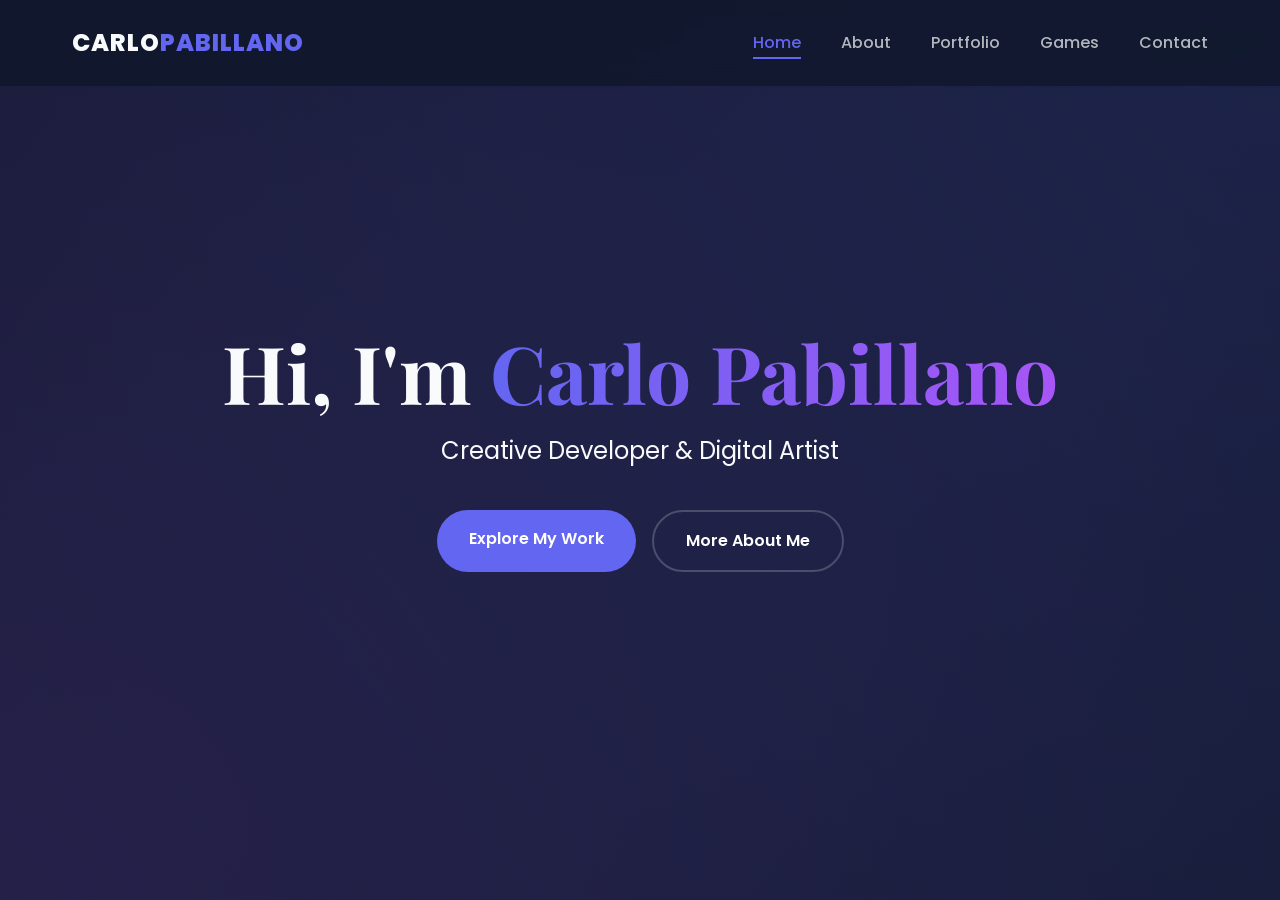
<file: index.html>
<!DOCTYPE html>
<html lang="en">
<head>
    <meta charset="UTF-8">
    <meta name="viewport" content="width=device-width, initial-scale=1.0">
    <title>Home | Carlo Pabillano</title>
    <link href="https://fonts.googleapis.com/css2?family=Poppins:wght@300;400;600;700&family=Playfair+Display:wght@700&display=swap" rel="stylesheet">
    <link rel="stylesheet" href="https://cdnjs.cloudflare.com/ajax/libs/font-awesome/6.0.0/css/all.min.css">
    <link rel="stylesheet" href="style.css">
</head>
<body class="home-page">
    <nav>
        <div class="container nav-container">
            <a href="index.html" class="logo">CARLO<span>PABILLANO</span></a>
            <ul class="nav-links">
                <li><a href="index.html" class="active">Home</a></li>
                <li><a href="about.html">About</a></li>
                <li><a href="portfolio.html">Portfolio</a></li>
                <li><a href="games.html">Games</a></li>
                <li><a href="contact.html">Contact</a></li>
            </ul>
            <div class="menu-toggle" id="mobile-menu">
                <i class="fas fa-bars"></i>
            </div>
        </div>
    </nav>

    <main class="hero-section">
        <div class="container hero-content">
            <h1 class="fade-in">Hi, I'm <span class="highlight">Carlo Pabillano</span></h1>
            <p class="fade-in-delay">Creative Developer & Digital Artist</p>
            <div class="hero-btns fade-in-delay">
                <a href="portfolio.html" class="btn primary-btn">Explore My Work</a>
                <a href="about.html" class="btn secondary-btn">More About Me</a>
            </div>
        </div>
    </main>

    <script src="script.js"></script>
</body>
</html>
</file>
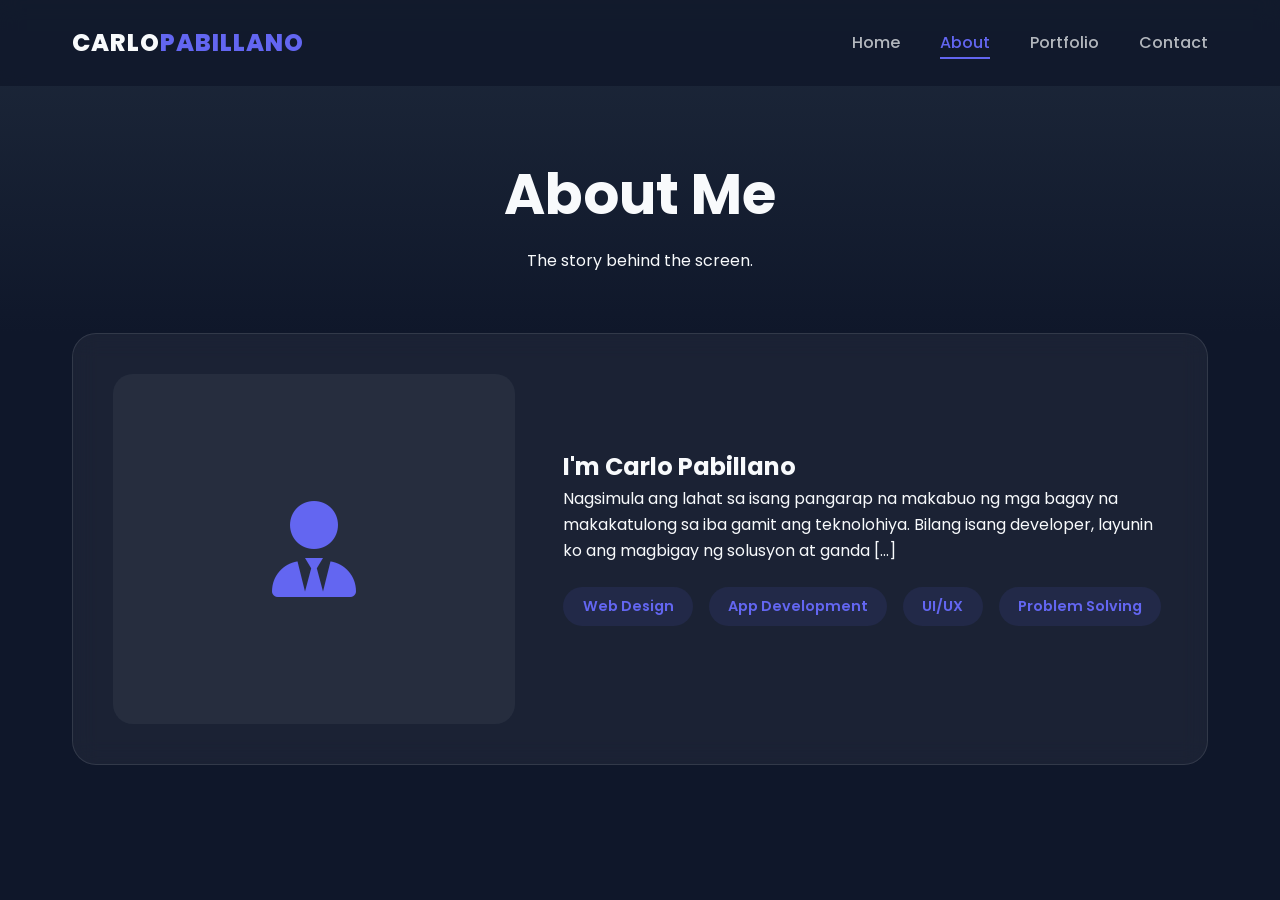
<file: about.html>
<!DOCTYPE html>
<html lang="en">
<head>
    <meta charset="UTF-8">
    <meta name="viewport" content="width=device-width, initial-scale=1.0">
    <title>About Me | Carlo Pabillano</title>
    <link href="https://fonts.googleapis.com/css2?family=Poppins:wght@300;400;600;700&display=swap" rel="stylesheet">
    <link rel="stylesheet" href="https://cdnjs.cloudflare.com/ajax/libs/font-awesome/6.0.0/css/all.min.css">
    <link rel="stylesheet" href="style.css">
</head>
<body>
    <nav>
        <div class="container nav-container">
            <a href="index.html" class="logo">CARLO<span>PABILLANO</span></a>
            <ul class="nav-links">
                <li><a href="index.html">Home</a></li>
                <li><a href="about.html" class="active">About</a></li>
                <li><a href="portfolio.html">Portfolio</a></li>
                <li><a href="contact.html">Contact</a></li>
            </ul>
            <div class="menu-toggle" id="mobile-menu">
                <i class="fas fa-bars"></i>
            </div>
        </div>
    </nav>

    <section class="page-header">
        <div class="container">
            <h1>About Me</h1>
            <p>The story behind the screen.</p>
        </div>
    </section>

    <section class="about-detail container">
        <div class="glass-card info-grid">
            <div class="info-img">
                <div class="placeholder-img"><i class="fas fa-user-tie"></i></div>
            </div>
            <div class="info-text">
                <h2>I'm Carlo Pabillano</h2>
                <p>Nagsimula ang lahat sa isang pangarap na makabuo ng mga bagay na makakatulong sa iba gamit ang teknolohiya. Bilang isang developer, layunin ko ang magbigay ng solusyon at ganda [...]
                <div class="skills-grid">
                    <div class="skill-tag">Web Design</div>
                    <div class="skill-tag">App Development</div>
                    <div class="skill-tag">UI/UX</div>
                    <div class="skill-tag">Problem Solving</div>
                </div>
            </div>
        </div>
    </section>

    <script src="script.js"></script>
</body>
</html>
</file>
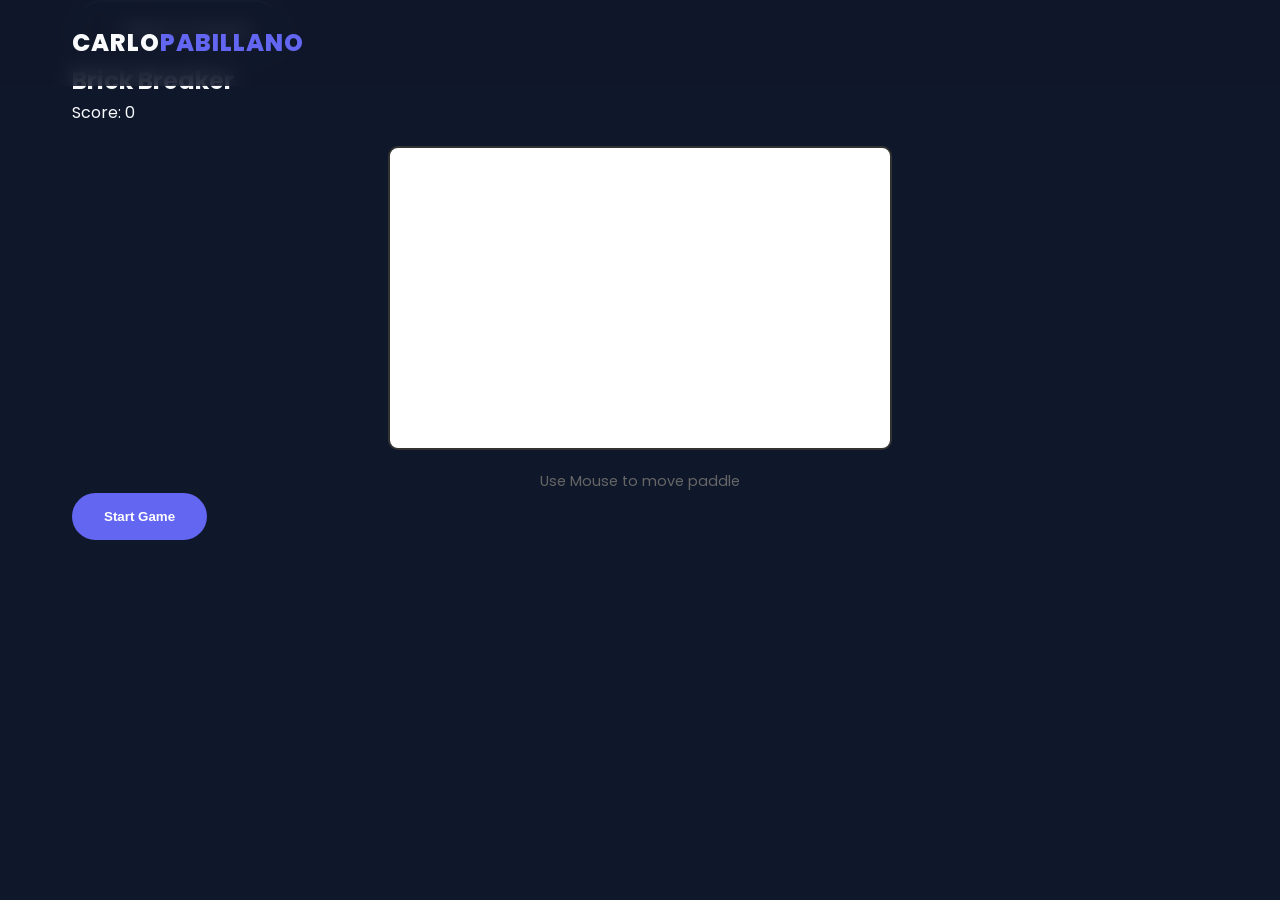
<file: breakout.html>
<!doctype html>
<html lang="en">
<head>
  <meta charset="utf-8">
  <meta name="viewport" content="width=device-width, initial-scale=1">
  <title>Breakout | Carlo Pabillano</title>
  <link href="https://fonts.googleapis.com/css2?family=Poppins:wght@300;400;600;700&display=swap" rel="stylesheet">
  <link rel="stylesheet" href="https://cdnjs.cloudflare.com/ajax/libs/font-awesome/6.0.0/css/all.min.css">
  <link rel="stylesheet" href="style.css">
  <link rel="stylesheet" href="games.css">
</head>
<body>
  <nav>
    <div class="container nav-container">
      <a href="index.html" class="logo">CARLO<span>PABILLANO</span></a>
    </div>
  </nav>

  <main class="container game-page">
    <a href="games.html" class="btn secondary-btn">← Back to Games</a>
    <div id="game-content"></div>
  </main>

  <script src="script.js"></script>
  <script>
    document.addEventListener('DOMContentLoaded', function() {
      if (typeof setupBreakoutGame === 'function') setupBreakoutGame();
    });
  </script>
</body>
</html>
</file>
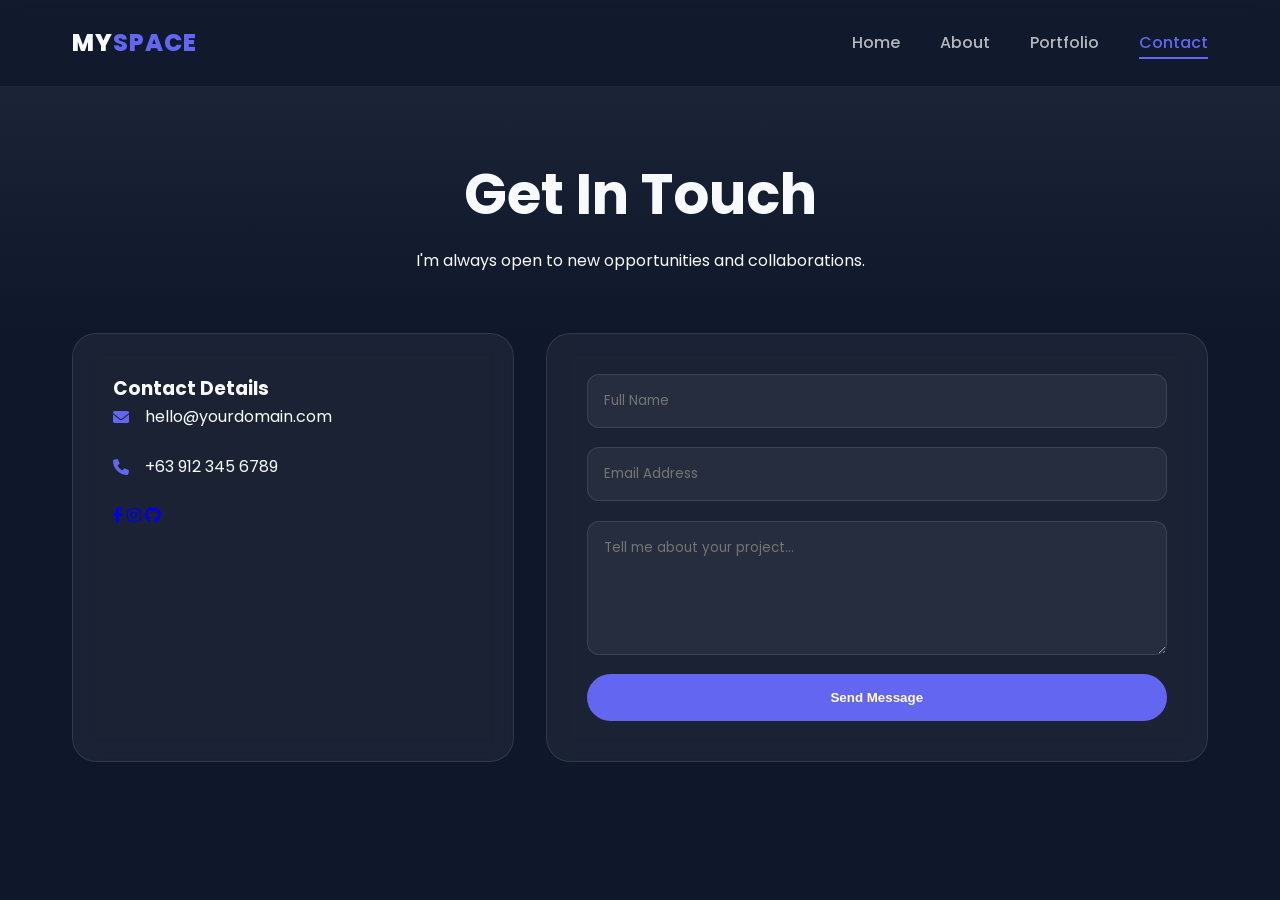
<file: contact.html>
<!DOCTYPE html>
<html lang="en">
<head>
    <meta charset="UTF-8">
    <meta name="viewport" content="width=device-width, initial-scale=1.0">
    <title>Contact | [Your Name]</title>
    <link href="https://fonts.googleapis.com/css2?family=Poppins:wght@300;400;600;700&display=swap" rel="stylesheet">
    <link rel="stylesheet" href="https://cdnjs.cloudflare.com/ajax/libs/font-awesome/6.0.0/css/all.min.css">
    <link rel="stylesheet" href="style.css">
</head>
<body>
    <nav>
        <div class="container nav-container">
            <a href="index.html" class="logo">MY<span>SPACE</span></a>
            <ul class="nav-links">
                <li><a href="index.html">Home</a></li>
                <li><a href="about.html">About</a></li>
                <li><a href="portfolio.html">Portfolio</a></li>
                <li><a href="contact.html" class="active">Contact</a></li>
            </ul>
            <div class="menu-toggle" id="mobile-menu">
                <i class="fas fa-bars"></i>
            </div>
        </div>
    </nav>

    <section class="page-header">
        <div class="container">
            <h1>Get In Touch</h1>
            <p>I'm always open to new opportunities and collaborations.</p>
        </div>
    </section>

    <section class="contact-section container">
        <div class="contact-grid">
            <div class="contact-info glass-card">
                <h3>Contact Details</h3>
                <div class="info-item">
                    <i class="fas fa-envelope"></i>
                    <p>hello@yourdomain.com</p>
                </div>
                <div class="info-item">
                    <i class="fas fa-phone"></i>
                    <p>+63 912 345 6789</p>
                </div>
                <div class="social-links">
                    <a href="#"><i class="fab fa-facebook-f"></i></a>
                    <a href="#"><i class="fab fa-instagram"></i></a>
                    <a href="#"><i class="fab fa-github"></i></a>
                </div>
            </div>
            <form class="contact-form glass-card">
                <input type="text" placeholder="Full Name" required>
                <input type="email" placeholder="Email Address" required>
                <textarea placeholder="Tell me about your project..." rows="5" required></textarea>
                <button type="submit" class="btn primary-btn">Send Message</button>
            </form>
        </div>
    </section>

    <script src="script.js"></script>
</body>
</html>
</file>
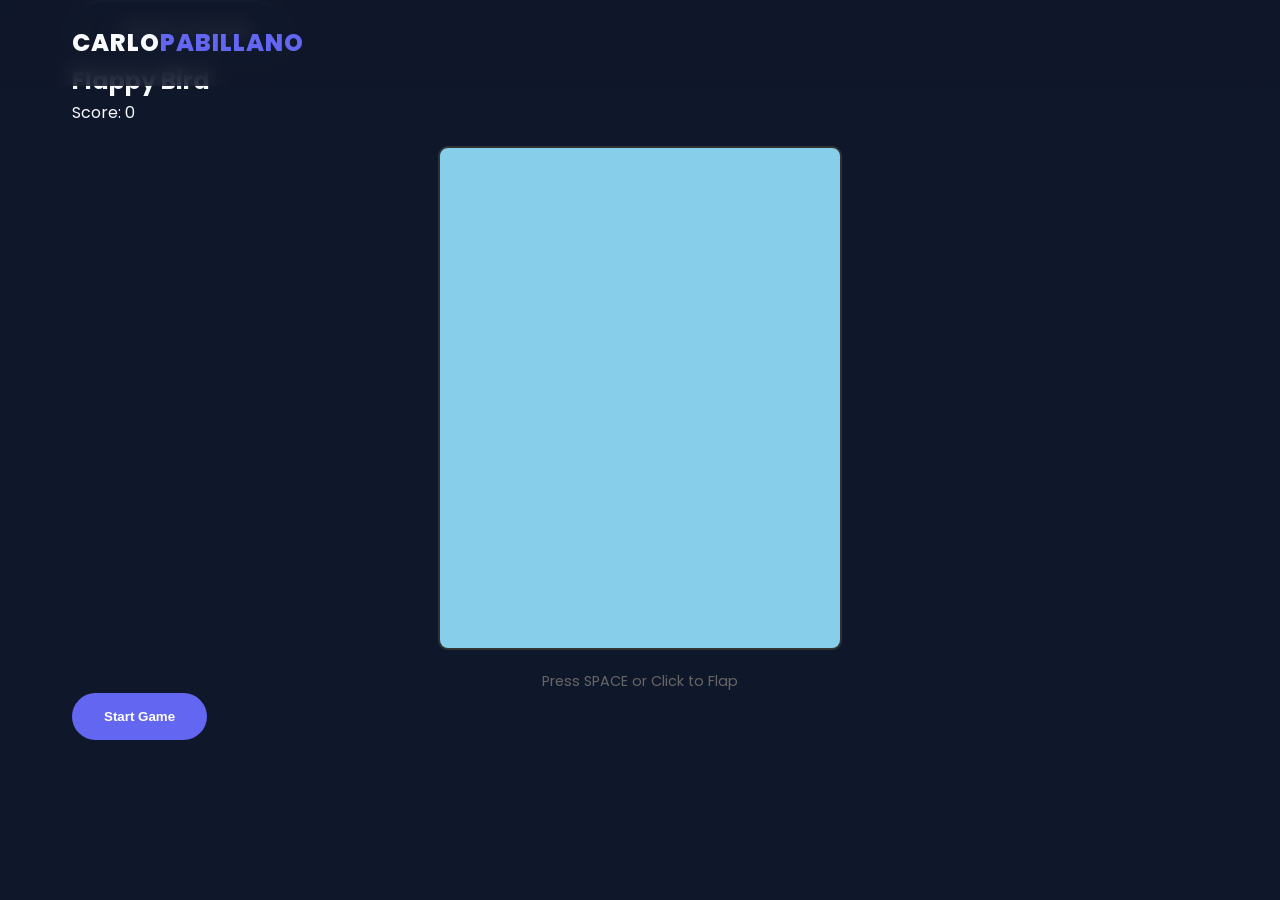
<file: flappy.html>
<!doctype html>
<html lang="en">
<head>
  <meta charset="utf-8">
  <meta name="viewport" content="width=device-width, initial-scale=1">
  <title>Flappy Bird | Carlo Pabillano</title>
  <link href="https://fonts.googleapis.com/css2?family=Poppins:wght@300;400;600;700&display=swap" rel="stylesheet">
  <link rel="stylesheet" href="https://cdnjs.cloudflare.com/ajax/libs/font-awesome/6.0.0/css/all.min.css">
  <link rel="stylesheet" href="style.css">
  <link rel="stylesheet" href="games.css">
</head>
<body>
  <nav>
    <div class="container nav-container">
      <a href="index.html" class="logo">CARLO<span>PABILLANO</span></a>
    </div>
  </nav>

  <main class="container game-page">
    <a href="games.html" class="btn secondary-btn">← Back to Games</a>
    <div id="game-content"></div>
  </main>

  <script src="script.js"></script>
  <script>
    document.addEventListener('DOMContentLoaded', function() {
      if (typeof setupFlappyBird === 'function') setupFlappyBird();
    });
  </script>
</body>
</html>
</file>
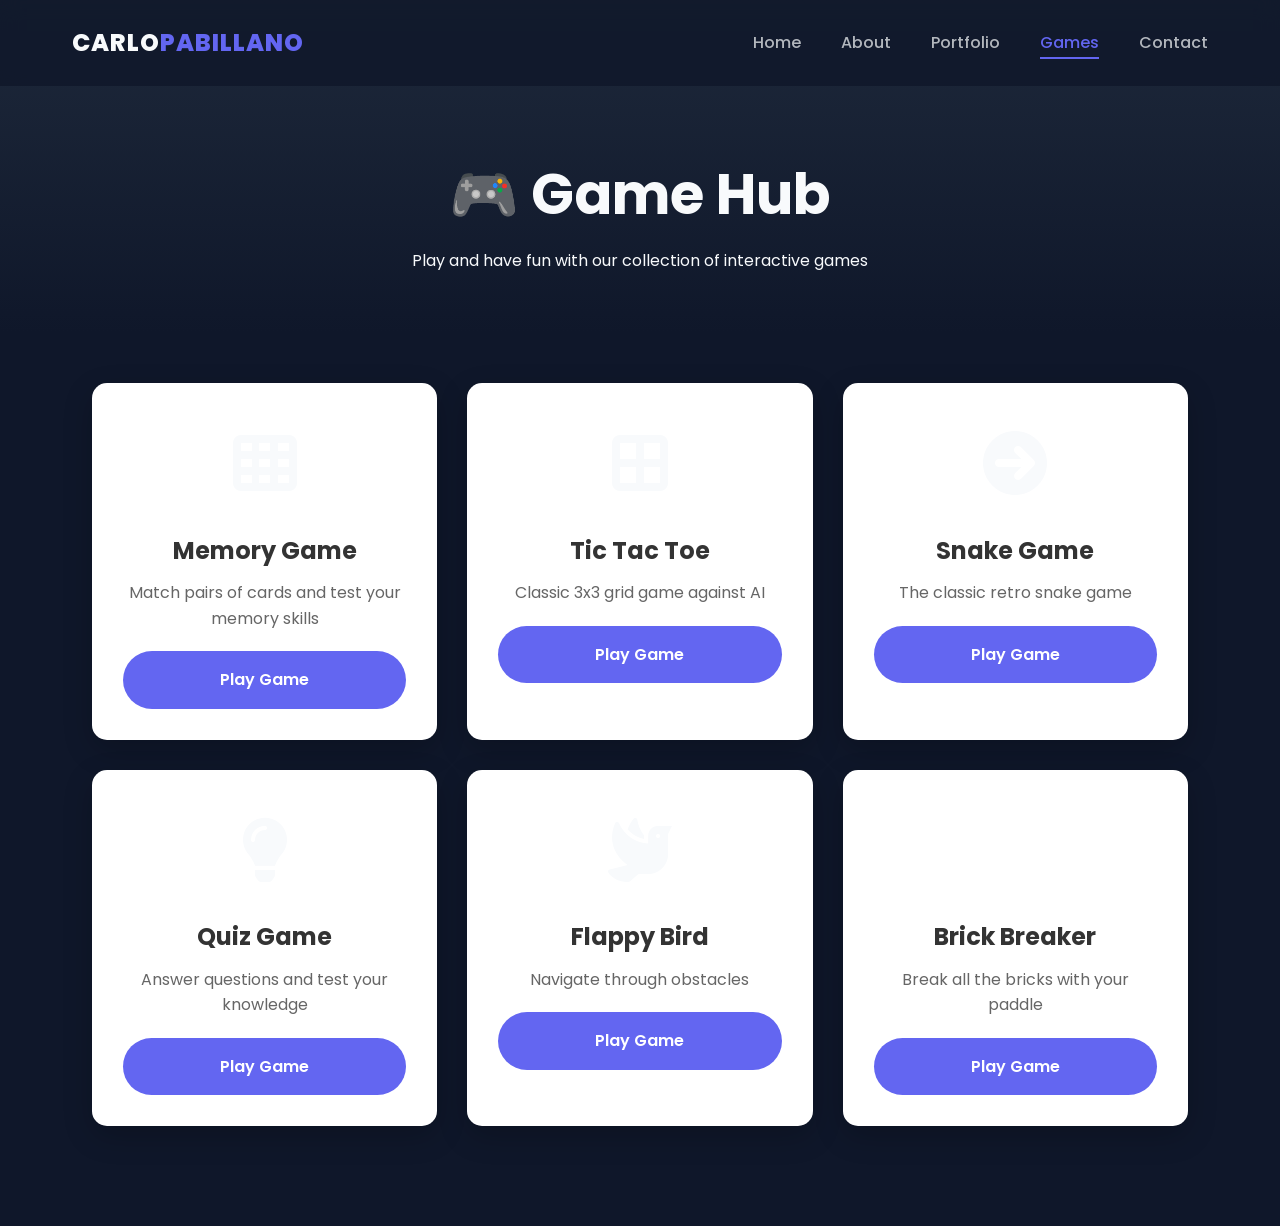
<file: games.html>
<!DOCTYPE html>
<html lang="en">
<head>
    <meta charset="UTF-8">
    <meta name="viewport" content="width=device-width, initial-scale=1.0">
    <title>Games | Carlo Pabillano</title>
    <link href="https://fonts.googleapis.com/css2?family=Poppins:wght@300;400;600;700&display=swap" rel="stylesheet">
    <link rel="stylesheet" href="https://cdnjs.cloudflare.com/ajax/libs/font-awesome/6.0.0/css/all.min.css">
    <link rel="stylesheet" href="style.css">
    <link rel="stylesheet" href="games.css">
</head>
<body>
    <nav>
        <div class="container nav-container">
            <a href="index.html" class="logo">CARLO<span>PABILLANO</span></a>
            <ul class="nav-links">
                <li><a href="index.html">Home</a></li>
                <li><a href="about.html">About</a></li>
                <li><a href="portfolio.html">Portfolio</a></li>
                <li><a href="games.html" class="active">Games</a></li>
                <li><a href="contact.html">Contact</a></li>
            </ul>
            <div class="menu-toggle" id="mobile-menu">
                <i class="fas fa-bars"></i>
            </div>
        </div>
    </nav>

    <section class="page-header">
        <div class="container">
            <h1>🎮 Game Hub</h1>
            <p>Play and have fun with our collection of interactive games</p>
        </div>
    </section>

    <!-- Game Selection -->
    <section class="games-section container">
        <div class="games-grid">
            <!-- Memory Game Card -->
            <div class="game-card glass-card">
                <div class="game-icon">
                    <i class="fas fa-th"></i>
                </div>
                <h3>Memory Game</h3>
                <p>Match pairs of cards and test your memory skills</p>
                <a href="memory.html" class="btn primary-btn">Play Game</a>
            </div>

            <!-- Tic Tac Toe Card -->
            <div class="game-card glass-card">
                <div class="game-icon">
                    <i class="fas fa-border-all"></i>
                </div>
                <h3>Tic Tac Toe</h3>
                <p>Classic 3x3 grid game against AI</p>
                <a href="tictactoe.html" class="btn primary-btn">Play Game</a>
            </div>

            <!-- Snake Game Card -->
            <div class="game-card glass-card">
                <div class="game-icon">
                    <i class="fas fa-arrow-circle-right"></i>
                </div>
                <h3>Snake Game</h3>
                <p>The classic retro snake game</p>
                <a href="snake.html" class="btn primary-btn">Play Game</a>
            </div>

            <!-- Quiz Game Card -->
            <div class="game-card glass-card">
                <div class="game-icon">
                    <i class="fas fa-lightbulb"></i>
                </div>
                <h3>Quiz Game</h3>
                <p>Answer questions and test your knowledge</p>
                <a href="quiz.html" class="btn primary-btn">Play Game</a>
            </div>

            <!-- Flappy Bird Card -->
            <div class="game-card glass-card">
                <div class="game-icon">
                    <i class="fas fa-dove"></i>
                </div>
                <h3>Flappy Bird</h3>
                <p>Navigate through obstacles</p>
                <a href="flappy.html" class="btn primary-btn">Play Game</a>
            </div>

            <!-- Breakout Game Card -->
            <div class="game-card glass-card">
                <div class="game-icon">
                    <i class="fas fa-brick"></i>
                </div>
                <h3>Brick Breaker</h3>
                <p>Break all the bricks with your paddle</p>
                <a href="breakout.html" class="btn primary-btn">Play Game</a>
            </div>
        </div>
    </section>

    <script src="script.js"></script>
</body>
</html>
</file>
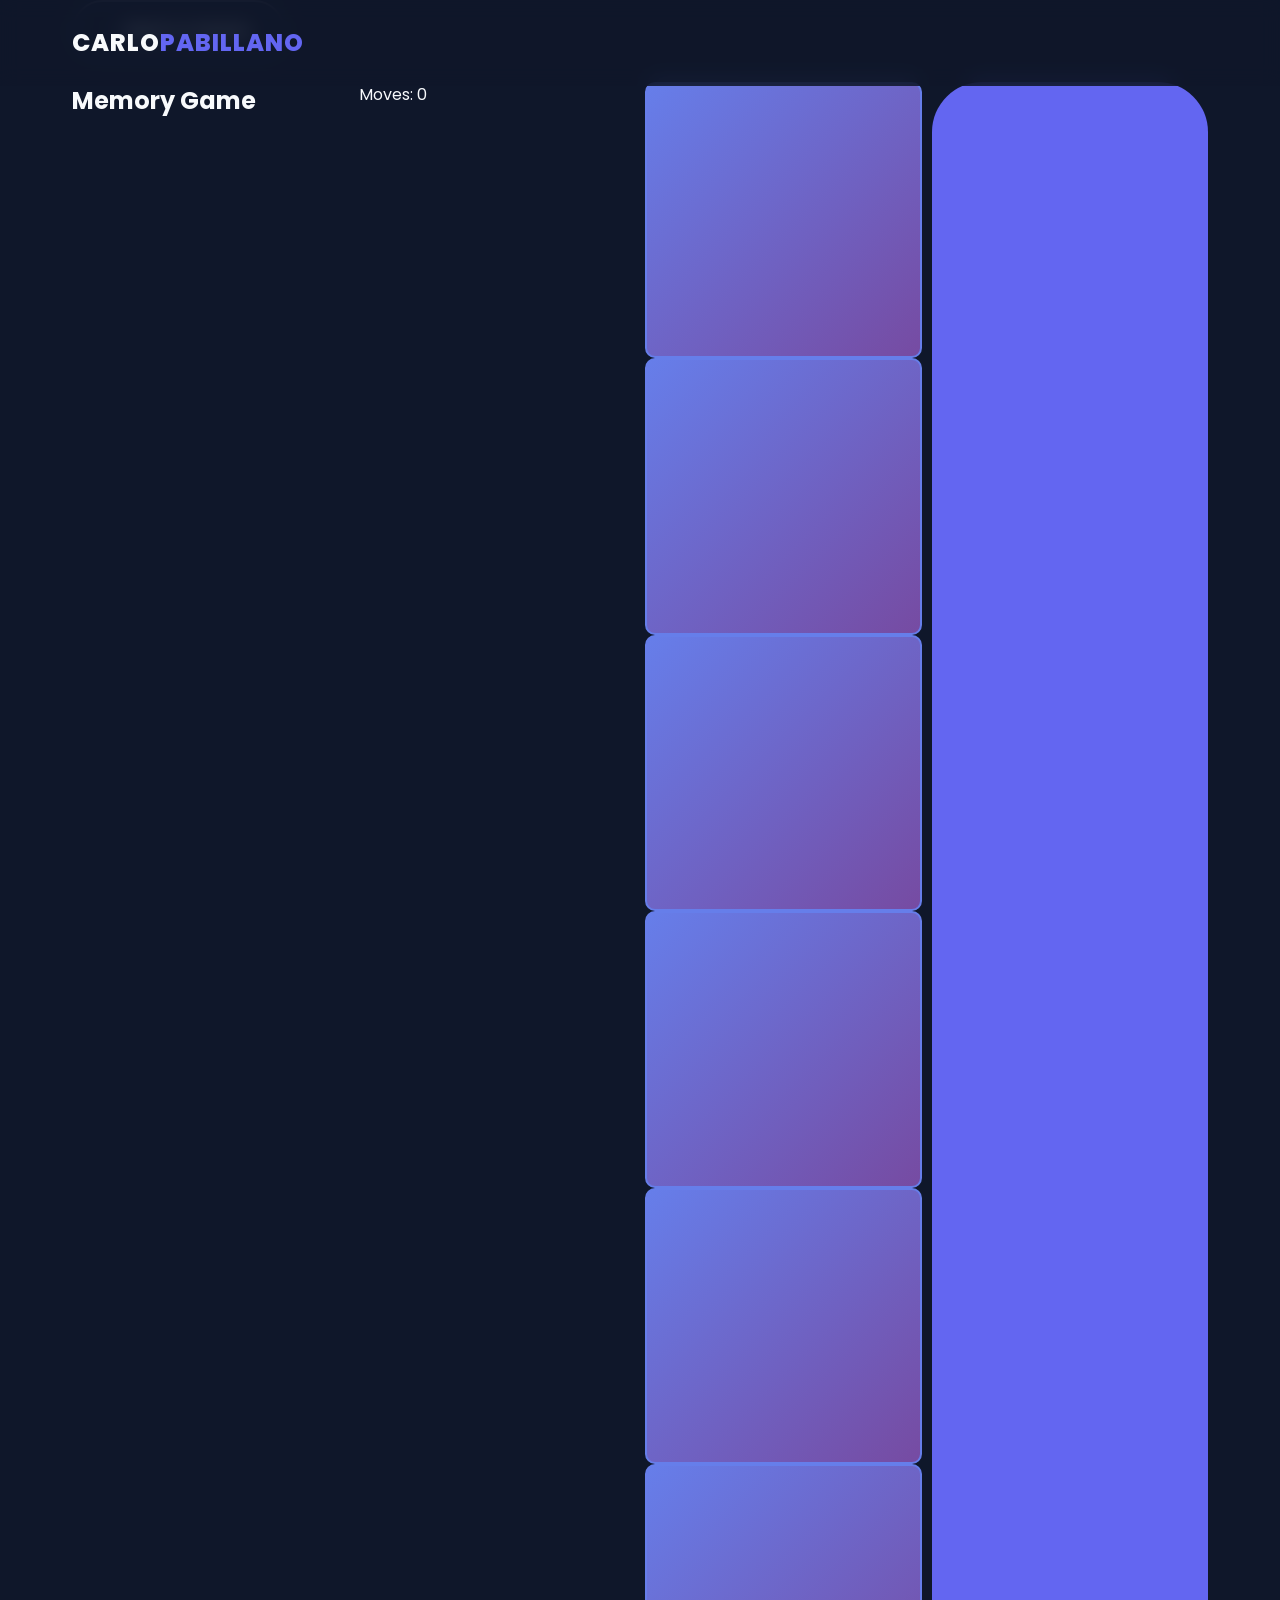
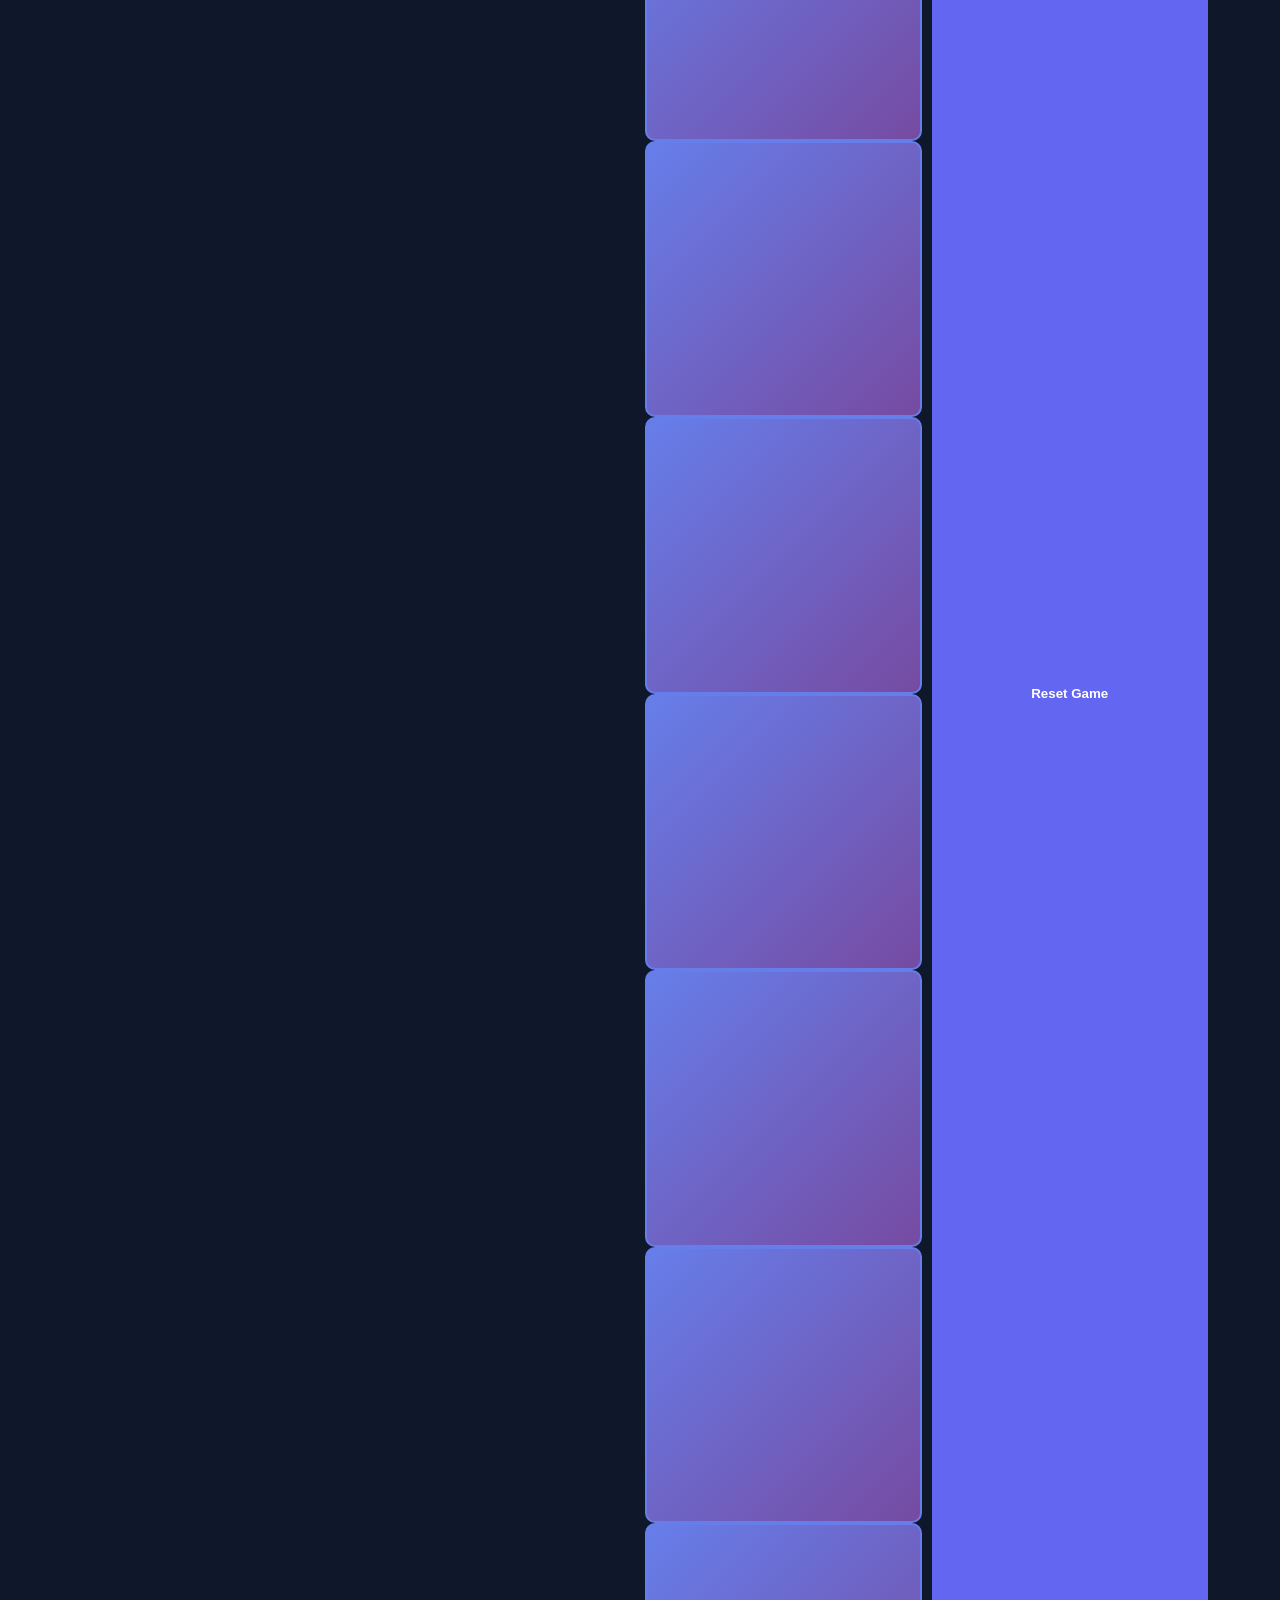
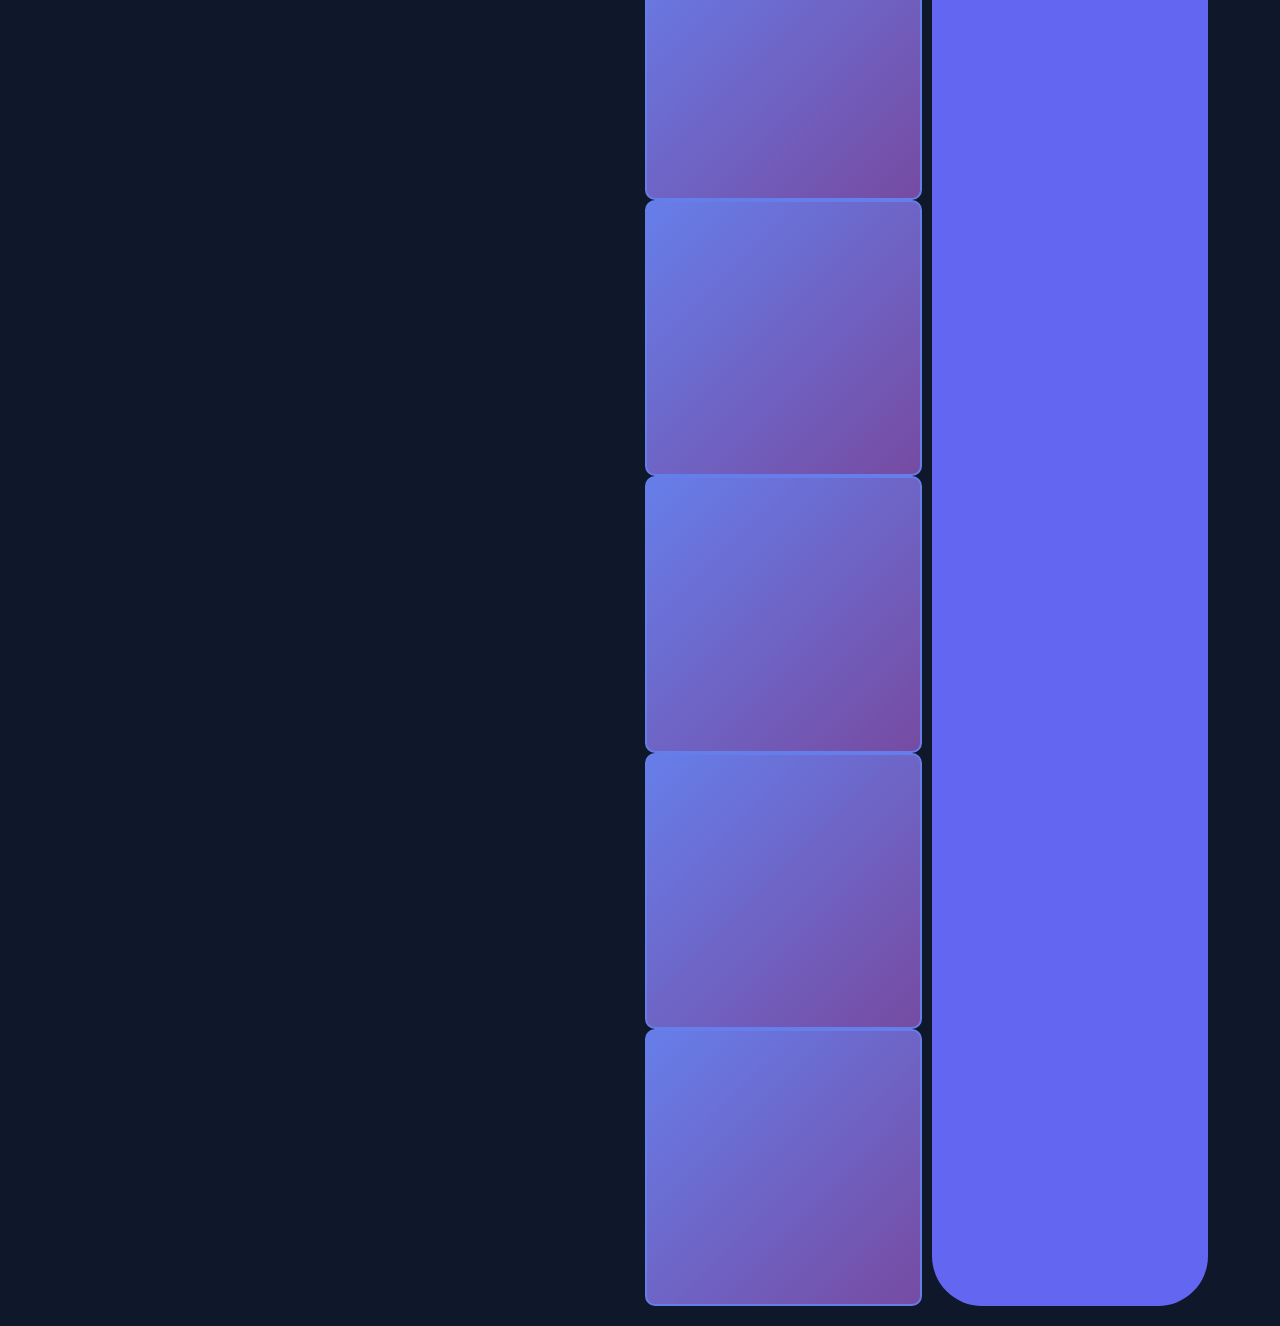
<file: memory.html>
<!doctype html>
<html lang="en">
<head>
  <meta charset="utf-8">
  <meta name="viewport" content="width=device-width, initial-scale=1">
  <title>Memory Game | Carlo Pabillano</title>
  <link href="https://fonts.googleapis.com/css2?family=Poppins:wght@300;400;600;700&display=swap" rel="stylesheet">
  <link rel="stylesheet" href="https://cdnjs.cloudflare.com/ajax/libs/font-awesome/6.0.0/css/all.min.css">
  <link rel="stylesheet" href="style.css">
  <link rel="stylesheet" href="games.css">
</head>
<body>
  <nav>
    <div class="container nav-container">
      <a href="index.html" class="logo">CARLO<span>PABILLANO</span></a>
    </div>
  </nav>

  <main class="container game-page">
    <a href="games.html" class="btn secondary-btn">← Back to Games</a>
    <div id="game-content"></div>
  </main>

  <script src="script.js"></script>
  <script>
    document.addEventListener('DOMContentLoaded', function() {
      if (typeof setupMemoryGame === 'function') setupMemoryGame();
    });
  </script>
</body>
</html>
</file>
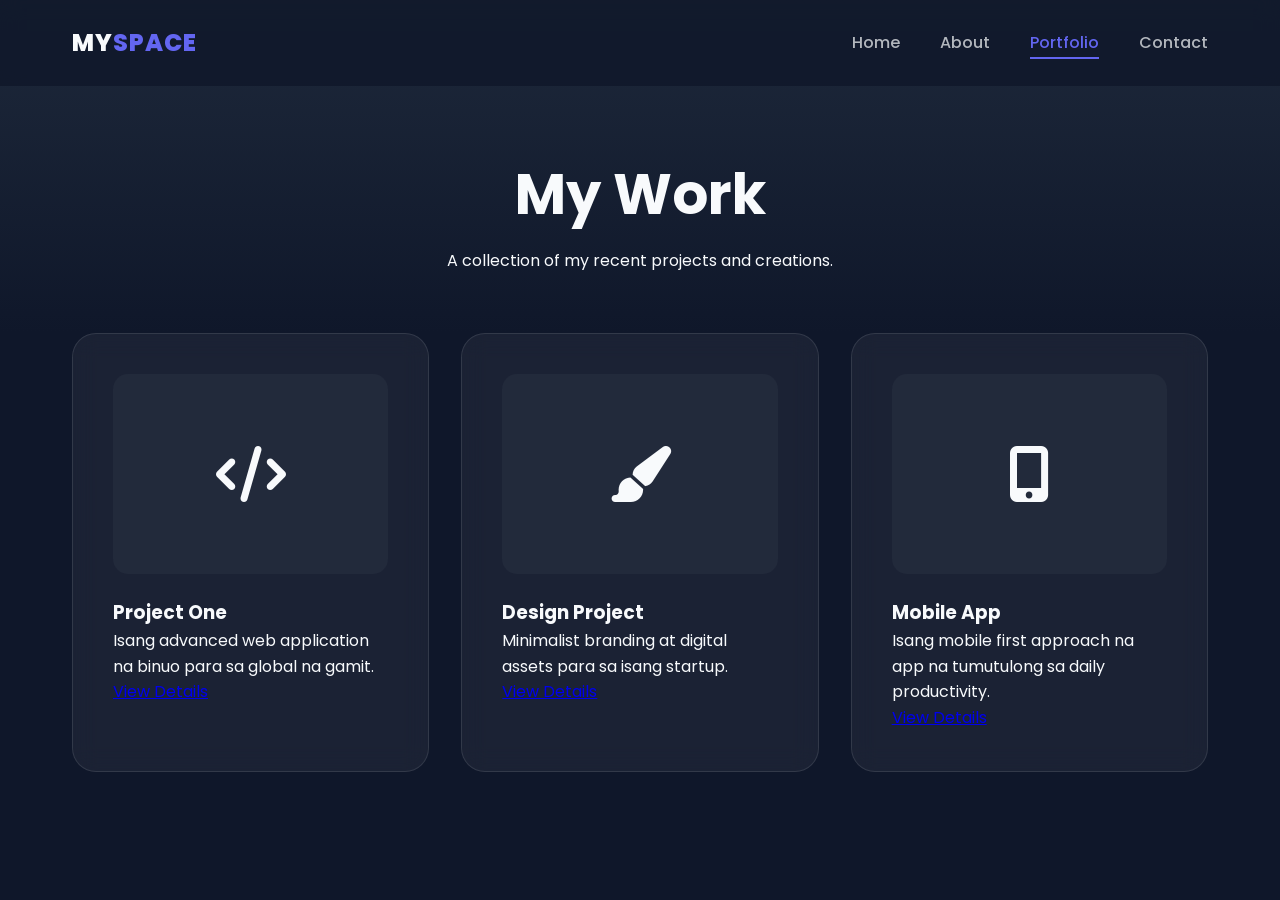
<file: portfolio.html>
<!DOCTYPE html>
<html lang="en">
<head>
    <meta charset="UTF-8">
    <meta name="viewport" content="width=device-width, initial-scale=1.0">
    <title>Portfolio | [Your Name]</title>
    <link href="https://fonts.googleapis.com/css2?family=Poppins:wght@300;400;600;700&display=swap" rel="stylesheet">
    <link rel="stylesheet" href="https://cdnjs.cloudflare.com/ajax/libs/font-awesome/6.0.0/css/all.min.css">
    <link rel="stylesheet" href="style.css">
</head>
<body>
    <nav>
        <div class="container nav-container">
            <a href="index.html" class="logo">MY<span>SPACE</span></a>
            <ul class="nav-links">
                <li><a href="index.html">Home</a></li>
                <li><a href="about.html">About</a></li>
                <li><a href="portfolio.html" class="active">Portfolio</a></li>
                <li><a href="contact.html">Contact</a></li>
            </ul>
            <div class="menu-toggle" id="mobile-menu">
                <i class="fas fa-bars"></i>
            </div>
        </div>
    </nav>

    <section class="page-header">
        <div class="container">
            <h1>My Work</h1>
            <p>A collection of my recent projects and creations.</p>
        </div>
    </section>

    <section class="portfolio-grid container">
        <div class="project-card glass-card">
            <div class="project-img"><i class="fas fa-code"></i></div>
            <div class="project-info">
                <h3>Project One</h3>
                <p>Isang advanced web application na binuo para sa global na gamit.</p>
                <a href="#" class="view-btn">View Details</a>
            </div>
        </div>
        <div class="project-card glass-card">
            <div class="project-img"><i class="fas fa-paint-brush"></i></div>
            <div class="project-info">
                <h3>Design Project</h3>
                <p>Minimalist branding at digital assets para sa isang startup.</p>
                <a href="#" class="view-btn">View Details</a>
            </div>
        </div>
        <div class="project-card glass-card">
            <div class="project-img"><i class="fas fa-mobile-alt"></i></div>
            <div class="project-info">
                <h3>Mobile App</h3>
                <p>Isang mobile first approach na app na tumutulong sa daily productivity.</p>
                <a href="#" class="view-btn">View Details</a>
            </div>
        </div>
    </section>

    <script src="script.js"></script>
</body>
</html>
</file>
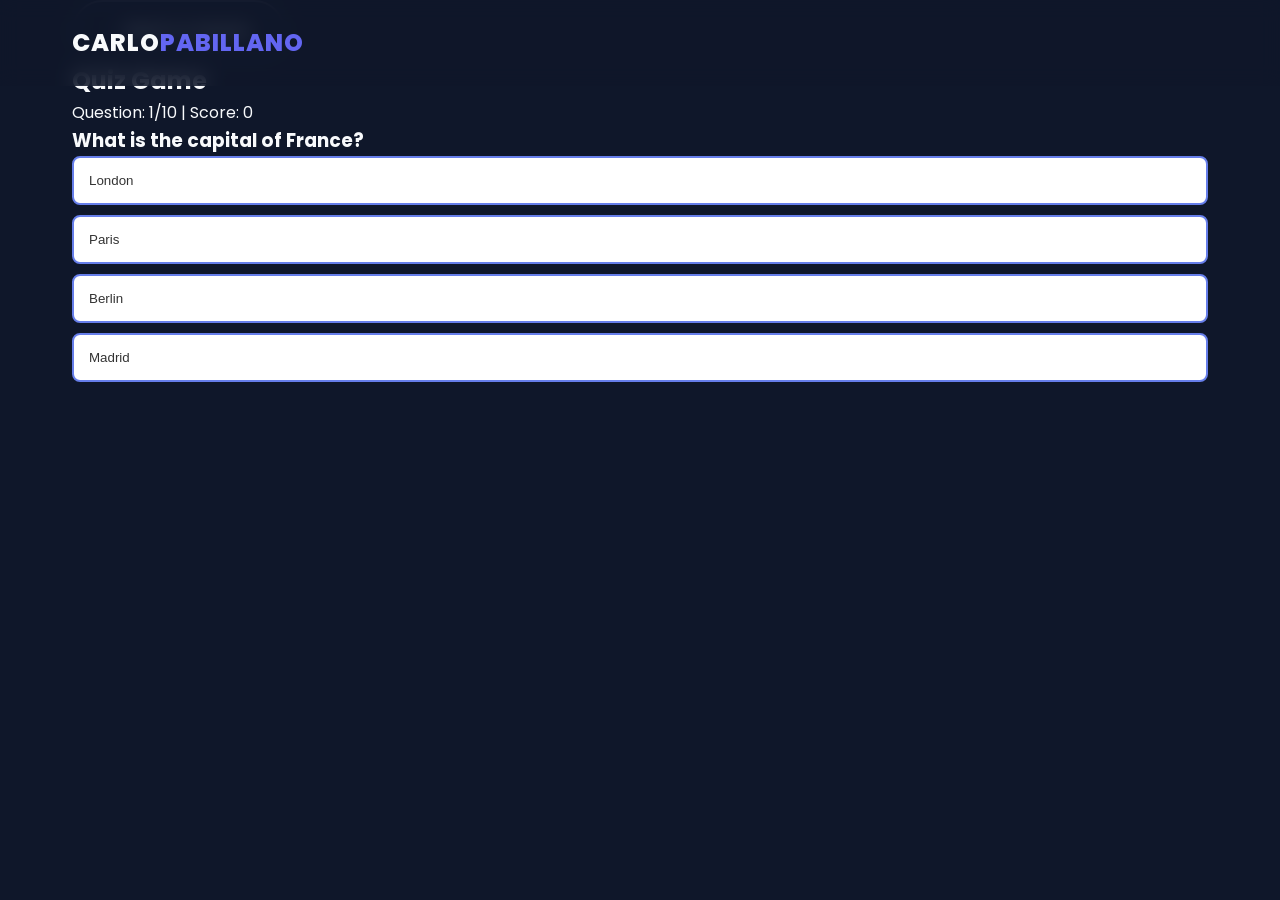
<file: quiz.html>
<!doctype html>
<html lang="en">
<head>
  <meta charset="utf-8">
  <meta name="viewport" content="width=device-width, initial-scale=1">
  <title>Quiz Game | Carlo Pabillano</title>
  <link href="https://fonts.googleapis.com/css2?family=Poppins:wght@300;400;600;700&display=swap" rel="stylesheet">
  <link rel="stylesheet" href="https://cdnjs.cloudflare.com/ajax/libs/font-awesome/6.0.0/css/all.min.css">
  <link rel="stylesheet" href="style.css">
  <link rel="stylesheet" href="games.css">
</head>
<body>
  <nav>
    <div class="container nav-container">
      <a href="index.html" class="logo">CARLO<span>PABILLANO</span></a>
    </div>
  </nav>

  <main class="container game-page">
    <a href="games.html" class="btn secondary-btn">← Back to Games</a>
    <div id="game-content"></div>
  </main>

  <script src="script.js"></script>
  <script>
    document.addEventListener('DOMContentLoaded', function() {
      if (typeof setupQuizGame === 'function') setupQuizGame();
    });
  </script>
</body>
</html>
</file>
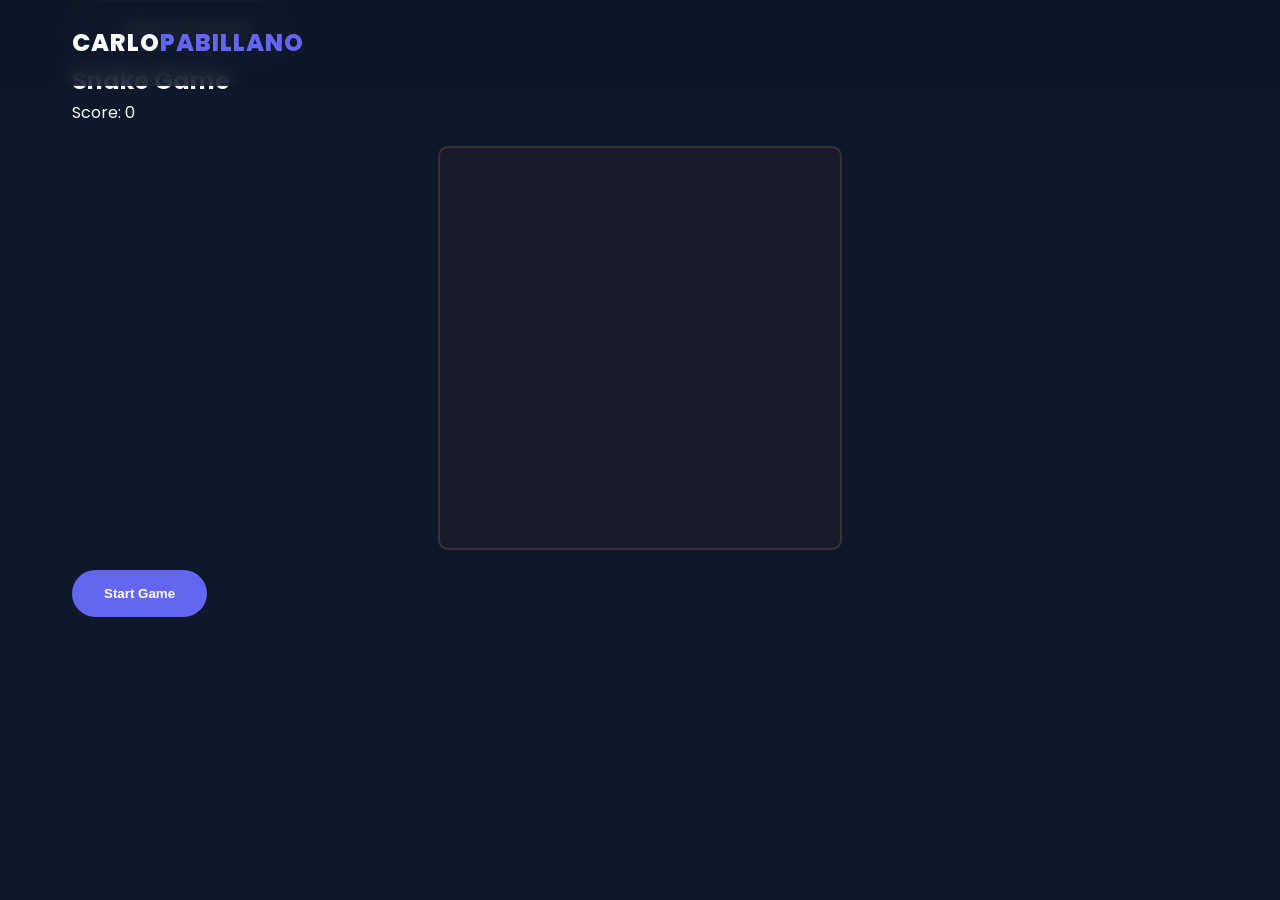
<file: snake.html>
<!doctype html>
<html lang="en">
<head>
  <meta charset="utf-8">
  <meta name="viewport" content="width=device-width, initial-scale=1">
  <title>Snake Game | Carlo Pabillano</title>
  <link href="https://fonts.googleapis.com/css2?family=Poppins:wght@300;400;600;700&display=swap" rel="stylesheet">
  <link rel="stylesheet" href="https://cdnjs.cloudflare.com/ajax/libs/font-awesome/6.0.0/css/all.min.css">
  <link rel="stylesheet" href="style.css">
  <link rel="stylesheet" href="games.css">
</head>
<body>
  <nav>
    <div class="container nav-container">
      <a href="index.html" class="logo">CARLO<span>PABILLANO</span></a>
    </div>
  </nav>

  <main class="container game-page">
    <a href="games.html" class="btn secondary-btn">← Back to Games</a>
    <div id="game-content"></div>
  </main>

  <script src="script.js"></script>
  <script>
    document.addEventListener('DOMContentLoaded', function() {
      if (typeof setupSnakeGame === 'function') setupSnakeGame();
    });
  </script>
</body>
</html>
</file>
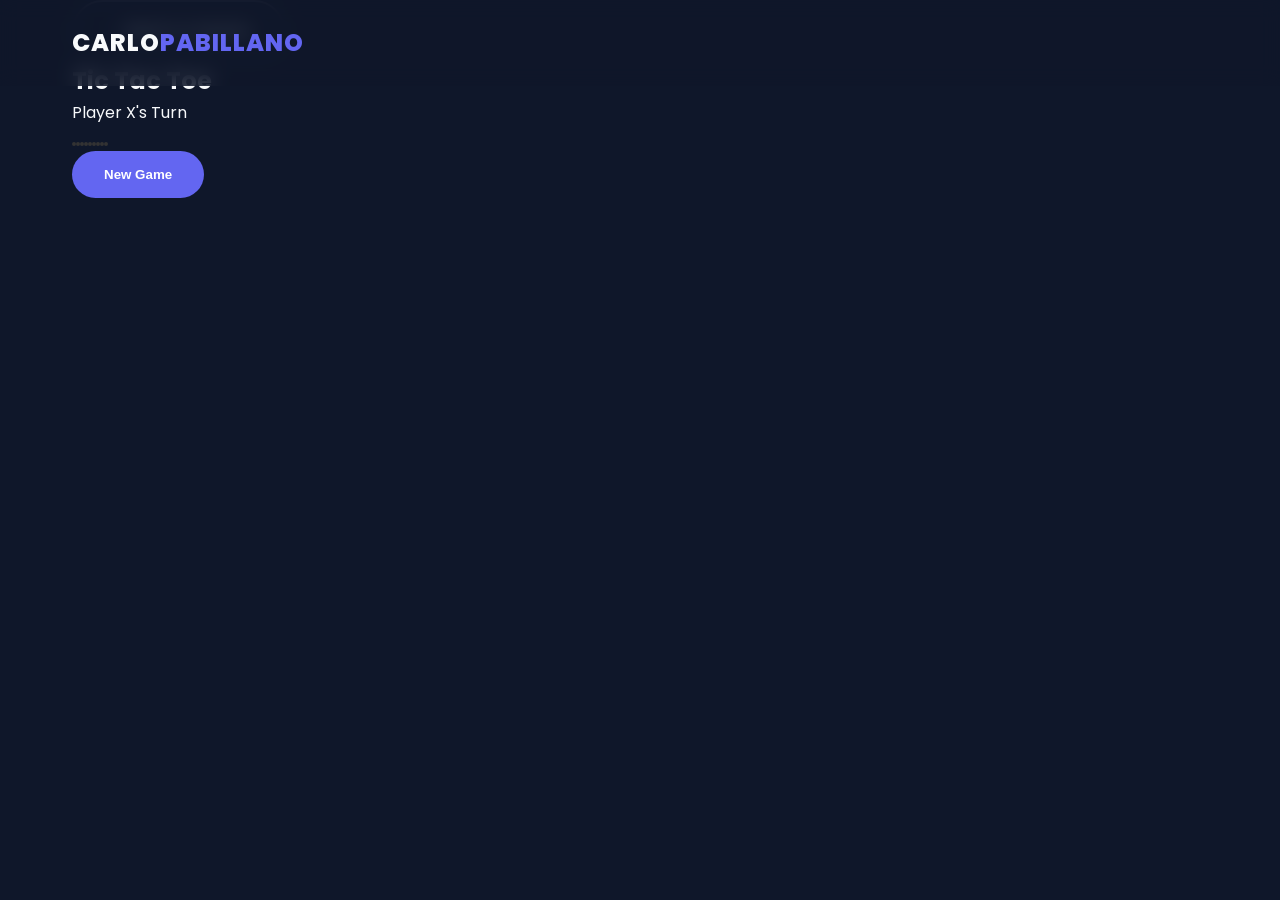
<file: tictactoe.html>
<!doctype html>
<html lang="en">
<head>
  <meta charset="utf-8">
  <meta name="viewport" content="width=device-width, initial-scale=1">
  <title>Tic Tac Toe | Carlo Pabillano</title>
  <link href="https://fonts.googleapis.com/css2?family=Poppins:wght@300;400;600;700&display=swap" rel="stylesheet">
  <link rel="stylesheet" href="https://cdnjs.cloudflare.com/ajax/libs/font-awesome/6.0.0/css/all.min.css">
  <link rel="stylesheet" href="style.css">
  <link rel="stylesheet" href="games.css">
</head>
<body>
  <nav>
    <div class="container nav-container">
      <a href="index.html" class="logo">CARLO<span>PABILLANO</span></a>
    </div>
  </nav>

  <main class="container game-page">
    <a href="games.html" class="btn secondary-btn">← Back to Games</a>
    <div id="game-content"></div>
  </main>

  <script src="script.js"></script>
  <script>
    document.addEventListener('DOMContentLoaded', function() {
      if (typeof setupTicTacToe === 'function') setupTicTacToe();
    });
  </script>
</body>
</html>
</file>
<file: style.css>
/* Global Styles */
:root {
    --primary: #6366f1;
    --accent: #a855f7;
    --dark: #0f172a;
    --light: #f8fafc;
    --glass: rgba(255, 255, 255, 0.05);
    --glass-border: rgba(255, 255, 255, 0.1);
    --transition: all 0.3s ease;
}

* {
    margin: 0;
    padding: 0;
    box-sizing: border-box;
}

html {
    scroll-behavior: smooth;
}

body {
    font-family: 'Poppins', sans-serif;
    background-color: var(--dark);
    color: var(--light);
    line-height: 1.6;
    overflow-x: hidden;
}

.container {
    max-width: 1200px;
    margin: 0 auto;
    padding: 0 2rem;
}

/* Glassmorphism Utility */
.glass-card {
    background: var(--glass);
    backdrop-filter: blur(12px);
    -webkit-backdrop-filter: blur(12px);
    border: 1px solid var(--glass-border);
    border-radius: 24px;
    padding: 2.5rem;
}

/* Navigation (Clear Navigation UX) */
nav {
    position: fixed;
    width: 100%;
    top: 0;
    z-index: 1000;
    padding: 1.5rem 0;
    background: rgba(15, 23, 42, 0.8);
    backdrop-filter: blur(10px);
    -webkit-backdrop-filter: blur(10px);
    transition: var(--transition);
}

.nav-container {
    display: flex;
    justify-content: space-between;
    align-items: center;
}

.logo {
    font-size: 1.5rem;
    font-weight: 800;
    text-decoration: none;
    color: var(--light);
    letter-spacing: 1px;
}

.logo span {
    color: var(--primary);
}

.nav-links {
    display: flex;
    list-style: none;
    gap: 2.5rem;
}

.nav-links a {
    text-decoration: none;
    color: var(--light);
    font-weight: 500;
    transition: var(--transition);
    opacity: 0.7;
    position: relative;
}

.nav-links a:hover, .nav-links a.active {
    opacity: 1;
    color: var(--primary);
}

.nav-links a.active::after {
    content: '';
    position: absolute;
    width: 100%;
    height: 2px;
    background: var(--primary);
    bottom: -5px;
    left: 0;
}

.menu-toggle {
    display: none;
    font-size: 1.5rem;
    cursor: pointer;
    color: var(--light);
    z-index: 1001;
}

/* Mobile Responsive Navigation */
@media (max-width: 768px) {
    .menu-toggle {
        display: block;
    }

    .nav-links {
        position: fixed;
        top: 0;
        right: -100%;
        height: 100vh;
        width: 70%;
        background: var(--dark);
        flex-direction: column;
        align-items: center;
        justify-content: center;
        transition: 0.5s ease;
        box-shadow: -10px 0 30px rgba(0,0,0,0.5);
        z-index: 999;
        gap: 0;
    }

    .nav-links.active {
        right: 0;
    }

    .nav-links li {
        margin: 1.5rem 0;
    }

    .nav-links a {
        font-size: 1.2rem;
    }
}

/* Hero Section (Home) */
.hero-section {
    height: 100vh;
    display: flex;
    align-items: center;
    justify-content: center;
    text-align: center;
    background: radial-gradient(circle at top right, rgba(99, 102, 241, 0.15), transparent),
                radial-gradient(circle at bottom left, rgba(168, 85, 247, 0.15), transparent);
    margin-top: 0;
}

.hero-content h1 {
    font-size: clamp(2.5rem, 8vw, 5rem); /* Responsive Font Size */
    font-family: 'Playfair Display', serif;
    margin-bottom: 1rem;
    line-height: 1.1;
}

.highlight {
    background: linear-gradient(to right, #6366f1, #a855f7);
    -webkit-background-clip: text;
    -webkit-text-fill-color: transparent;
}

.hero-content p {
    font-size: clamp(1rem, 4vw, 1.5rem);
    margin-bottom: 2.5rem;
    opacity: 0.8;
}

/* Buttons (Call to Action UX) */
.btn {
    display: inline-block;
    padding: 1rem 2rem;
    border-radius: 50px;
    text-decoration: none;
    font-weight: 600;
    transition: var(--transition);
    cursor: pointer;
    border: none;
    text-align: center;
}

.primary-btn {
    background: var(--primary);
    color: white;
}

.primary-btn:hover {
    transform: translateY(-3px);
    box-shadow: 0 10px 20px rgba(99, 102, 241, 0.4);
}

.secondary-btn {
    background: transparent;
    color: white;
    border: 2px solid rgba(255, 255, 255, 0.2);
}

.secondary-btn:hover {
    background: var(--light);
    color: var(--dark);
    border-color: var(--light);
}

.hero-btns {
    display: flex;
    gap: 1rem;
    justify-content: center;
    flex-wrap: wrap;
}

/* Page Headers */
.page-header {
    padding: 150px 0 60px;
    text-align: center;
    background: linear-gradient(to bottom, #1e293b, var(--dark));
}

.page-header h1 {
    font-size: clamp(2rem, 6vw, 3.5rem);
    margin-bottom: 0.5rem;
}

/* About Detail */
.info-grid {
    display: grid;
    grid-template-columns: 1fr 1.5fr;
    gap: 3rem;
    align-items: center;
}

.placeholder-img {
    background: rgba(255,255,255,0.05);
    height: 350px;
    border-radius: 20px;
    display: flex;
    align-items: center;
    justify-content: center;
    font-size: 6rem;
    color: var(--primary);
}

.skills-grid {
    display: flex;
    flex-wrap: wrap;
    gap: 1rem;
    margin: 1.5rem 0;
}

.skill-tag {
    background: rgba(99, 102, 241, 0.1);
    color: var(--primary);
    padding: 0.5rem 1.2rem;
    border-radius: 50px;
    font-size: 0.9rem;
    font-weight: 600;
}

/* Portfolio Grid */
.portfolio-grid {
    display: grid;
    grid-template-columns: repeat(auto-fit, minmax(300px, 1fr));
    gap: 2rem;
    padding-bottom: 80px;
}

.project-card {
    transition: var(--transition);
}

.project-card:hover {
    transform: translateY(-10px);
}

.project-img {
    height: 200px;
    background: rgba(255,255,255,0.03);
    border-radius: 15px;
    display: flex;
    align-items: center;
    justify-content: center;
    font-size: 3.5rem;
    margin-bottom: 1.5rem;
}

/* Contact Section */
.contact-grid {
    display: grid;
    grid-template-columns: 1fr 1.5fr;
    gap: 2rem;
    padding-bottom: 80px;
}

.info-item {
    display: flex;
    align-items: center;
    gap: 1rem;
    margin-bottom: 1.5rem;
}

.info-item i {
    color: var(--primary);
}

.contact-form {
    display: flex;
    flex-direction: column;
    gap: 1.2rem;
}

.contact-form input, .contact-form textarea {
    padding: 1rem;
    border-radius: 12px;
    border: 1px solid var(--glass-border);
    background: rgba(255,255,255,0.05);
    color: white;
    font-family: inherit;
    outline: none;
    transition: var(--transition);
}

.contact-form input:focus, .contact-form textarea:focus {
    border-color: var(--primary);
    background: rgba(255,255,255,0.08);
}

/* Animations */
.fade-in { animation: fadeIn 0.8s ease forwards; }
.fade-in-delay { animation: fadeIn 0.8s ease 0.3s forwards; opacity: 0; }

@keyframes fadeIn {
    from { opacity: 0; transform: translateY(15px); }
    to { opacity: 1; transform: translateY(0); }
}

/* Mobile Responsive Tweaks */
@media (max-width: 992px) {
    .info-grid, .contact-grid {
        grid-template-columns: 1fr;
        gap: 2rem;
    }

    .placeholder-img {
        height: 250px;
    }
}
</file>
<file: games.css>
/* Games Page Styles */

.games-page {
    background: linear-gradient(135deg, #667eea 0%, #764ba2 100%);
    min-height: 100vh;
}

.games-header {
    text-align: center;
    color: white;
    padding: 60px 20px 40px;
}

.games-header h1 {
    font-size: 3rem;
    font-family: 'Playfair Display', serif;
    margin-bottom: 10px;
}

.games-header p {
    font-size: 1.2rem;
    opacity: 0.9;
}

.games-grid {
    display: grid;
    grid-template-columns: repeat(auto-fit, minmax(280px, 1fr));
    gap: 30px;
    max-width: 1200px;
    margin: 50px auto;
    padding: 0 20px 50px;
}

.game-card {
    background: white;
    border-radius: 15px;
    padding: 30px;
    text-align: center;
    box-shadow: 0 10px 30px rgba(0, 0, 0, 0.2);
    transition: all 0.3s ease;
    animation: slideIn 0.6s ease-out forwards;
    opacity: 0;
}

.game-card:nth-child(1) { animation-delay: 0.1s; }
.game-card:nth-child(2) { animation-delay: 0.2s; }
.game-card:nth-child(3) { animation-delay: 0.3s; }
.game-card:nth-child(4) { animation-delay: 0.4s; }
.game-card:nth-child(5) { animation-delay: 0.5s; }
.game-card:nth-child(6) { animation-delay: 0.6s; }
.game-card:nth-child(7) { animation-delay: 0.7s; }
.game-card:nth-child(8) { animation-delay: 0.8s; }

@keyframes slideIn {
    from {
        opacity: 0;
        transform: translateY(30px);
    }
    to {
        opacity: 1;
        transform: translateY(0);
    }
}

.game-card:hover {
    transform: translateY(-10px);
    box-shadow: 0 20px 40px rgba(0, 0, 0, 0.3);
}

.game-icon {
    font-size: 4rem;
    margin-bottom: 15px;
}

.game-card h3 {
    font-size: 1.5rem;
    margin-bottom: 10px;
    color: #333;
}

.game-card p {
    color: #666;
    margin-bottom: 20px;
}

.game-card .btn {
    width: 100%;
}

/* Game Modals */
.game-modal {
    display: none;
    position: fixed;
    top: 0;
    left: 0;
    width: 100%;
    height: 100%;
    background: rgba(0, 0, 0, 0.7);
    z-index: 1000;
    justify-content: center;
    align-items: center;
    padding: 20px;
    animation: fadeIn 0.3s ease;
}

.game-modal.active {
    display: flex;
}

@keyframes fadeIn {
    from {
        opacity: 0;
    }
    to {
        opacity: 1;
    }
}

.modal-content {
    background: white;
    border-radius: 15px;
    padding: 30px;
    max-width: 600px;
    width: 100%;
    position: relative;
    max-height: 90vh;
    overflow-y: auto;
    box-shadow: 0 20px 60px rgba(0, 0, 0, 0.3);
}

.close-btn {
    position: absolute;
    top: 15px;
    right: 15px;
    background: none;
    border: none;
    font-size: 2rem;
    cursor: pointer;
    color: #333;
    transition: color 0.3s;
}

.close-btn:hover {
    color: #667eea;
}

.modal-content h2 {
    text-align: center;
    color: #333;
    margin-bottom: 20px;
    font-family: 'Playfair Display', serif;
}

.game-info {
    display: flex;
    justify-content: space-between;
    align-items: center;
    margin-bottom: 20px;
    padding: 15px;
    background: #f5f5f5;
    border-radius: 10px;
    flex-wrap: wrap;
    gap: 10px;
}

.game-info div {
    font-weight: 600;
    color: #333;
}

.game-info .btn {
    margin: 0;
}

.game-instructions {
    text-align: center;
    color: #666;
    font-size: 0.9rem;
    margin-top: 15px;
}

/* 2048 Game */
.board-2048 {
    display: grid;
    grid-template-columns: repeat(4, 1fr);
    gap: 10px;
    background: #bbada0;
    border-radius: 10px;
    padding: 10px;
    margin: 20px 0;
}

.tile-2048 {
    aspect-ratio: 1;
    border-radius: 5px;
    display: flex;
    justify-content: center;
    align-items: center;
    font-weight: 700;
    font-size: 2rem;
    transition: all 0.15s ease;
    user-select: none;
    background: #cdc1b4;
    color: #776e65;
}

.tile-2048:empty {
    background: #cdc1b4;
}

.tile-2048[data-value="2"] { background: #eee4da; color: #776e65; }
.tile-2048[data-value="4"] { background: #ede0c8; color: #776e65; }
.tile-2048[data-value="8"] { background: #f2b179; color: #f9f6f2; }
.tile-2048[data-value="16"] { background: #f59563; color: #f9f6f2; }
.tile-2048[data-value="32"] { background: #f67c5f; color: #f9f6f2; }
.tile-2048[data-value="64"] { background: #f65e3b; color: #f9f6f2; }
.tile-2048[data-value="128"] { background: #edcf72; color: #095f6b; font-size: 1.5rem; }
.tile-2048[data-value="256"] { background: #edcc61; color: #095f6b; font-size: 1.5rem; }
.tile-2048[data-value="512"] { background: #edc850; color: #095f6b; font-size: 1.5rem; }
.tile-2048[data-value="1024"] { background: #edc53f; color: #095f6b; font-size: 1.2rem; }
.tile-2048[data-value="2048"] { background: #edc22e; color: #095f6b; font-size: 1.2rem; }

/* Tic Tac Toe */
.board-tictactoe {
    display: grid;
    grid-template-columns: repeat(3, 1fr);
    gap: 5px;
    background: #f0f0f0;
    border-radius: 10px;
    padding: 10px;
    margin: 20px 0;
}

.ttt-cell {
    aspect-ratio: 1;
    border: 2px solid #333;
    border-radius: 8px;
    font-size: 2.5rem;
    font-weight: 700;
    cursor: pointer;
    background: white;
    color: #333;
    transition: all 0.2s;
}

.ttt-cell:hover {
    background: #f5f5f5;
    transform: scale(0.95);
}

.ttt-cell.x { color: #667eea; }
.ttt-cell.o { color: #f093fb; }

/* Snake Game */
#snake-canvas {
    border: 2px solid #333;
    border-radius: 10px;
    display: block;
    margin: 20px auto;
    background: #1a1a2e;
    max-width: 100%;
    height: auto;
}

/* Memory Match */
.memory-board {
    display: grid;
    grid-template-columns: repeat(4, 1fr);
    gap: 10px;
    margin: 20px 0;
}

.memory-card {
    aspect-ratio: 1;
    border: 2px solid #667eea;
    border-radius: 10px;
    background: linear-gradient(135deg, #667eea, #764ba2);
    cursor: pointer;
    display: flex;
    justify-content: center;
    align-items: center;
    font-size: 2rem;
    font-weight: 700;
    transition: all 0.3s;
    user-select: none;
}

.memory-card:hover {
    transform: scale(0.95);
}

.memory-card.flipped {
    background: white;
    color: #333;
    border-color: #333;
}

.memory-card.matched {
    background: #4caf50;
    color: white;
    cursor: default;
    border-color: #4caf50;
}

/* Flappy Bird */
#flappy-canvas {
    border: 2px solid #333;
    border-radius: 10px;
    display: block;
    margin: 20px auto;
    background: #87ceeb;
    max-width: 100%;
    height: auto;
}

/* Quiz Game */
.quiz-container {
    margin: 20px 0;
}

#quiz-question {
    font-size: 1.3rem;
    margin-bottom: 20px;
    color: #333;
    text-align: center;
}

.quiz-options {
    display: grid;
    grid-template-columns: 1fr;
    gap: 10px;
}

.quiz-option {
    padding: 15px;
    border: 2px solid #667eea;
    border-radius: 8px;
    cursor: pointer;
    transition: all 0.3s;
    background: white;
    color: #333;
    font-weight: 500;
    text-align: left;
}

.quiz-option:hover {
    background: #667eea;
    color: white;
}

.quiz-option.correct {
    background: #4caf50;
    border-color: #4caf50;
    color: white;
}

.quiz-option.incorrect {
    background: #f44336;
    border-color: #f44336;
    color: white;
}

/* Color Guessing */
.color-display {
    width: 150px;
    height: 150px;
    margin: 20px auto;
    border-radius: 10px;
    border: 3px solid #333;
    box-shadow: 0 5px 15px rgba(0, 0, 0, 0.2);
}

.color-text {
    text-align: center;
    font-size: 1.2rem;
    font-weight: 600;
    color: #333;
    margin: 15px 0;
}

.color-options {
    display: grid;
    grid-template-columns: repeat(2, 1fr);
    gap: 10px;
    margin: 15px 0;
}

.color-option {
    padding: 10px;
    border: 2px solid #333;
    border-radius: 8px;
    cursor: pointer;
    background: white;
    color: #333;
    font-weight: 500;
    transition: all 0.3s;
    text-align: center;
}

.color-option:hover {
    transform: scale(0.95);
}

.color-option.correct {
    background: #4caf50;
    color: white;
    border-color: #4caf50;
}

.color-option.incorrect {
    background: #f44336;
    color: white;
    border-color: #f44336;
}

/* Brick Breaker */
#breakout-canvas {
    border: 2px solid #333;
    border-radius: 10px;
    display: block;
    margin: 20px auto;
    background: white;
    max-width: 100%;
    height: auto;
}

/* Responsive */
@media (max-width: 768px) {
    .games-grid {
        grid-template-columns: 1fr;
        gap: 20px;
    }

    .games-header h1 {
        font-size: 2rem;
    }

    .modal-content {
        padding: 20px;
    }

    .memory-board {
        grid-template-columns: repeat(3, 1fr);
    }

    .game-info {
        flex-direction: column;
        align-items: stretch;
    }

    .game-info .btn {
        width: 100%;
    }

    #snake-canvas,
    #flappy-canvas,
    #breakout-canvas {
        max-width: 100%;
        width: 100%;
    }
}
</file>
